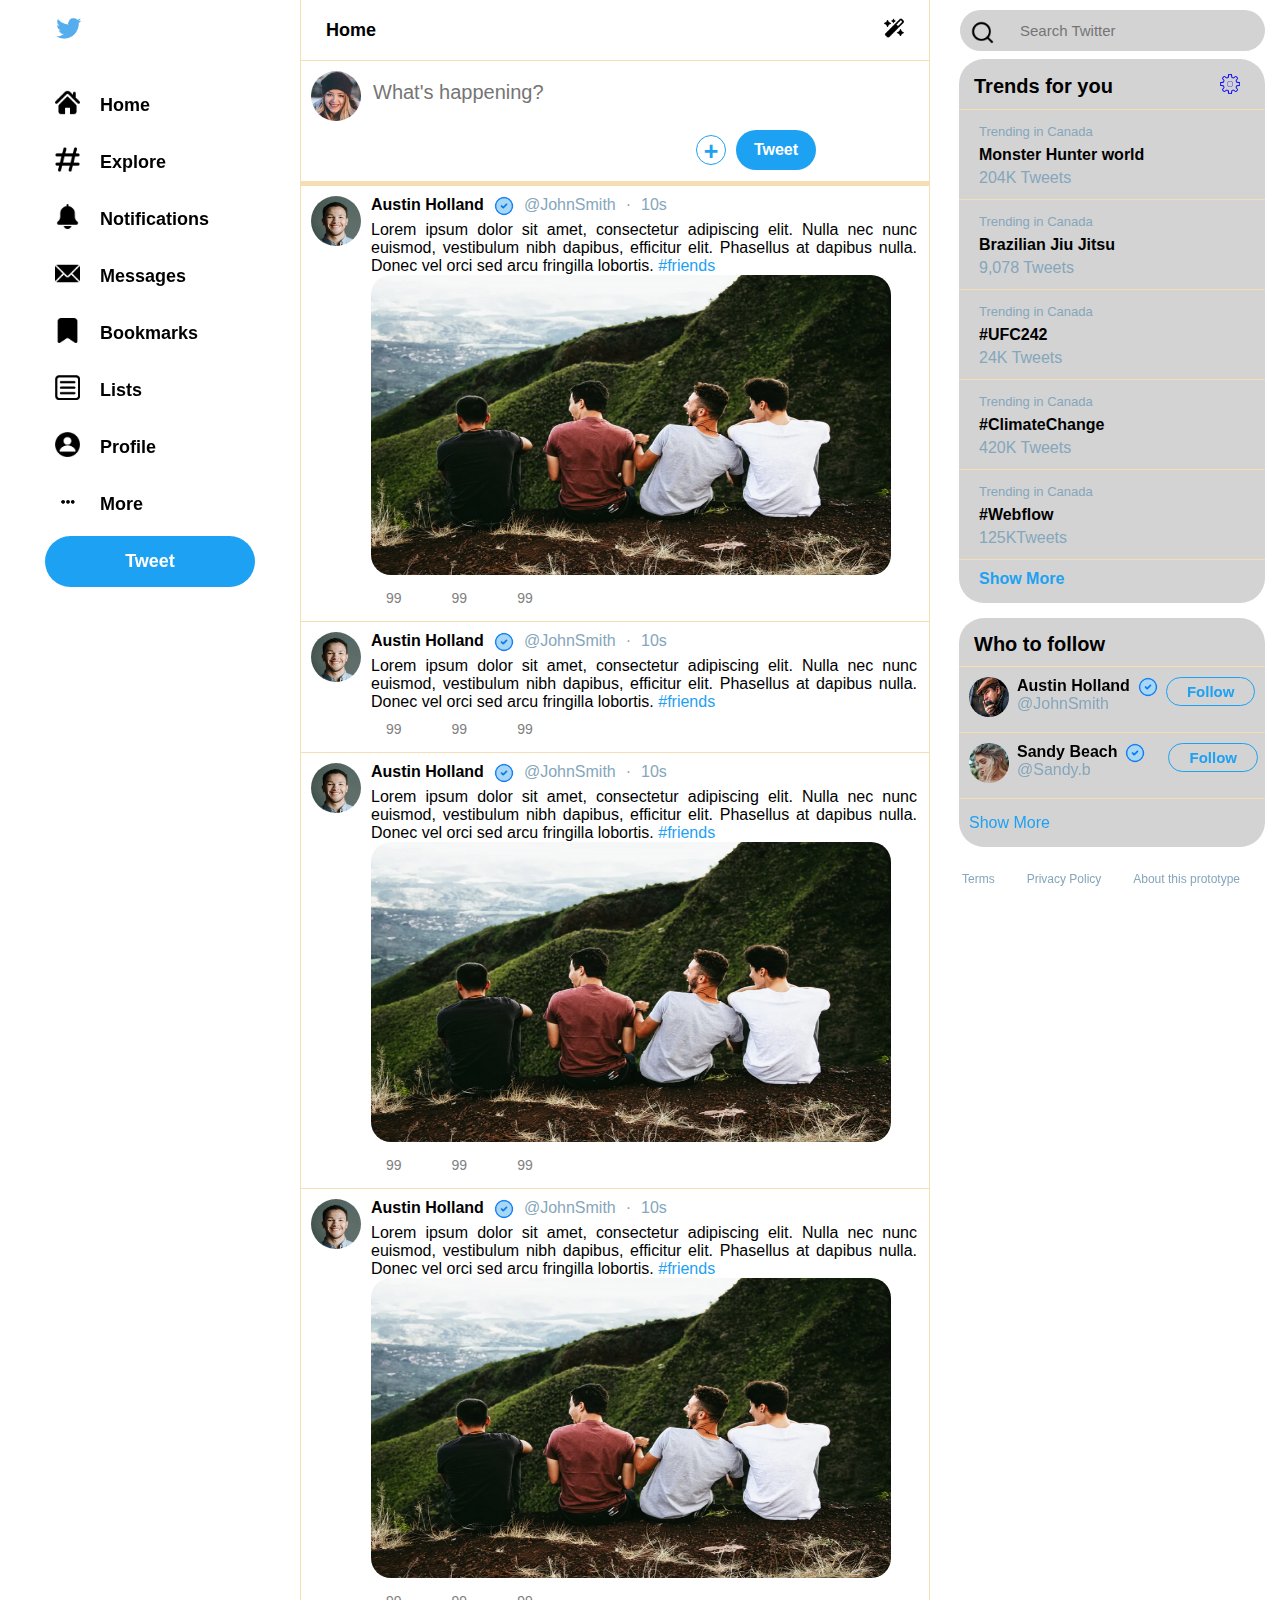
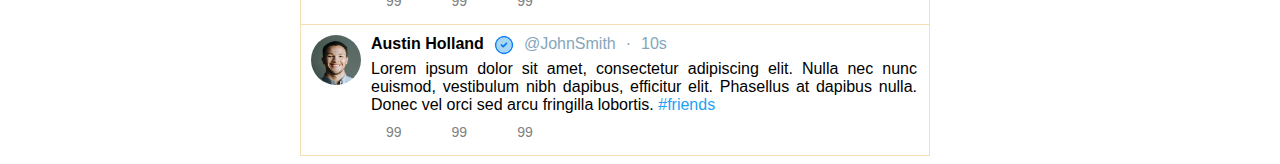
<file: index.html>
<!DOCTYPE html>
<html>
<head>
<link rel="stylesheet"    href="twitterproject.css">
<link rel="stylesheet" href="https://cdnjs.cloudflare.com/ajax/libs/font-awesome/6.4.2/css/all.min.css" integrity="sha512-z3gLpd7yknf1YoNbCzqRKc4qyor8gaKU1qmn+CShxbuBusANI9QpRohGBreCFkKxLhei6S9CQXFEbbKuqLg0DA==" crossorigin="anonymous" referrerpolicy="no-referrer" />







<body>
<div class="layout">
  <div class="leftside-container">
    
      <div class="sidebar">
       <div class="twitterbird"><img class="twitterlogo" src="projectsidebarpics/twitter.png"></div> 
        <div class="sidebarwholelink">
          <div class="sidebar-link1">
            <div><img class="homepic"  src="projectsidebarpics/home.png"></div>
          <div class="hometext">Home</div>
          </div>
          <div class="sidebar-link1">
            <div><img   class="hashtagpic" src="projectsidebarpics/hashtag.png"></div>
            <div>Explore</div>
          </div>
          <div class="sidebar-link1">
            <div><img class="bellpic"    src="projectsidebarpics/bell.png"></div>
            <div>Notifications</div>
          </div>
          <div class="sidebar-link1">
            <div><img class="envelopepic"    src="projectsidebarpics/envelope.png"></div>
            <div>Messages</div>
          </div>
          <div class="sidebar-link1">
            <div><img class="bookmarkpic"    src="projectsidebarpics/bookmark.png"></div>
            <div>Bookmarks</div>
          </div>
          <div class="sidebar-link1">
            <div><img class="listpic"    src="projectsidebarpics/list.png"></div>
            <div>Lists</div>
          </div>
          <div class="sidebar-link1">
            <div><img class="profilepic"    src="projectsidebarpics/profile.png"></div>
            <div>Profile</div>
          </div>
          <div class="sidebar-link1">
            <div><img class="threedotspic"    src="projectsidebarpics/threedots.png"></div>
            <div>More</div>
          </div>
          <div ><button class="tweetbutton">Tweet</button></div>
        </div>
        
      
        
        
      </div>
      
   
</div>




  <div class="mainside-container">
    
      <div class="home">
        <div>Home</div>
        <div><img class="magic-icon"   src="projectsidebarpics/magic.png"></div>
      </div>
    
    
         <div class="profile-area">

            <div class="profile-column1">
              <img class="profile-image"    src="projectsidebarpics/profilepicture.png">
            </div>

            <div class="profile-column2">
            <div class="whats-happening-text">
              <input class="profile-placeholder" type="text" placeholder="What's happening?">
            </div>

            <div class="profile-column-icons">
              <div class="image-icon"><i class="fa-solid fa-image"></i></div>
              <div class="image-icon1"><i class="fa-solid fa-video"></i></div>
              <div class="image-icon1"><i class="fa-solid fa-square-poll-vertical"></i></div>
              <div class="image-icon1"><i class="fa-solid fa-face-smile"></i></div>
              <div><button class="profile-column-button1">+</button></div>
              <div><button class="profile-column-button2" >Tweet</button></div>
            </div>
           
            </div>
             
        </div>
        <div class="wrapper">
        </div>


        
        <div class="main-container-story">
          <div class="main-container-story-profile">
            <img class="maincontainer-profile2" src="projectsidebarpics/maincontainerprofile2.png">
          </div>

          <div class="main-container-story-column1">
            <div class="main-container-story-uppercolumn">
              <div class="mid-line" >
                Austin Holland
              </div>
              <div><img class="check-mark-icon" src="projectsidebarpics/check-mark-icon.png"></div>
              <div class="numbers-tweets">
                @JohnSmith
              </div>
              <div class="numbers-tweets">
                &#183;
              </div>
              <div class="numbers-tweets">
                10s
              </div>
              <div class="arrow">
                <i class="fa-solid fa-angle-down"></i>
              </div> 
            </div>
            
            <div class="story-text">
              Lorem ipsum dolor sit amet, consectetur adipiscing elit.
              Nulla nec nunc euismod, vestibulum nibh dapibus, efficitur elit. 
              Phasellus at dapibus nulla.
              Donec vel orci sed arcu fringilla lobortis. <span>#friends</span> 
            </div>
            <div>
              <img class="storypic" src="projectsidebarpics/storypic.png">
            </div>
            <div class="main-container-emojis">
              <div class="emojis1">
                <i class="fa-solid fa-comment"></i>
              </div>
              <div class="number">
                99
              </div>
              <div class="emojis">
                <i class="fa-solid fa-arrows-rotate"></i>
              </div>
              <div class="number">
                99
              </div>
              <div class="emojis">
                <i class="fa-solid fa-heart"></i>
              </div>
              <div class="number">
                99
              </div>
              <div class="emojis">
                <i class="fa-solid fa-share"></i>
              </div>
            </div>
             
          </div>

        </div>
       




        <div class="main-container-story">
          <div class="main-container-story-profile">
            <img class="maincontainer-profile2" src="projectsidebarpics/maincontainerprofile2.png">
          </div>

          <div class="main-container-story-column1">
            <div class="main-container-story-uppercolumn">
              <div class="mid-line" >
                Austin Holland
              </div>
              <div><img class="check-mark-icon" src="projectsidebarpics/check-mark-icon.png"></div>
              <div class="numbers-tweets">
                @JohnSmith
              </div>
              <div class="numbers-tweets">
                &#183;
              </div>
              <div class="numbers-tweets">
                10s
              </div>
              <div class="arrow">
                <i class="fa-solid fa-angle-down"></i>
              </div> 
            </div>
            
            <div class="story-text">
              Lorem ipsum dolor sit amet, consectetur adipiscing elit.
              Nulla nec nunc euismod, vestibulum nibh dapibus, efficitur elit. 
              Phasellus at dapibus nulla.
              Donec vel orci sed arcu fringilla lobortis. <span>#friends</span> 
            </div>
            <div class="main-container-emojis">
              <div class="emojis1">
                <i class="fa-solid fa-comment"></i>
              </div>
              <div class="number">
                99
              </div>
              <div class="emojis">
                <i class="fa-solid fa-arrows-rotate"></i>
              </div>
              <div class="number">
                99
              </div>
              <div class="emojis">
                <i class="fa-solid fa-heart"></i>
              </div>
              <div class="number">
                99
              </div>
              <div class="emojis">
                <i class="fa-solid fa-share"></i>
              </div>
            </div>
             
          </div>

        </div>




        <div class="main-container-story">
          <div class="main-container-story-profile">
            <img class="maincontainer-profile2" src="projectsidebarpics/maincontainerprofile2.png">
          </div>

          <div class="main-container-story-column1">
            <div class="main-container-story-uppercolumn">
              <div class="mid-line" >
                Austin Holland
              </div>
              <div><img class="check-mark-icon" src="projectsidebarpics/check-mark-icon.png"></div>
              <div class="numbers-tweets">
                @JohnSmith
              </div>
              <div class="numbers-tweets">
                &#183;
              </div>
              <div class="numbers-tweets">
                10s
              </div>
              <div class="arrow">
                <i class="fa-solid fa-angle-down"></i>
              </div> 
            </div>
            
            <div class="story-text">
              Lorem ipsum dolor sit amet, consectetur adipiscing elit.
              Nulla nec nunc euismod, vestibulum nibh dapibus, efficitur elit. 
              Phasellus at dapibus nulla.
              Donec vel orci sed arcu fringilla lobortis. <span>#friends</span> 
            </div>
            <div>
              <img class="storypic" src="projectsidebarpics/storypic.png">
            </div>
            <div class="main-container-emojis">
              <div class="emojis1">
                <i class="fa-solid fa-comment"></i>
              </div>
              <div class="number">
                99
              </div>
              <div class="emojis">
                <i class="fa-solid fa-arrows-rotate"></i>
              </div>
              <div class="number">
                99
              </div>
              <div class="emojis">
                <i class="fa-solid fa-heart"></i>
              </div>
              <div class="number">
                99
              </div>
              <div class="emojis">
                <i class="fa-solid fa-share"></i>
              </div>
            </div>
             
          </div>

        </div>




        <div class="main-container-story">
          <div class="main-container-story-profile">
            <img class="maincontainer-profile2" src="projectsidebarpics/maincontainerprofile2.png">
          </div>

          <div class="main-container-story-column1">
            <div class="main-container-story-uppercolumn">
              <div class="mid-line" >
                Austin Holland
              </div>
              <div><img class="check-mark-icon" src="projectsidebarpics/check-mark-icon.png"></div>
              <div class="numbers-tweets">
                @JohnSmith
              </div>
              <div class="numbers-tweets">
                &#183;
              </div>
              <div class="numbers-tweets">
                10s
              </div>
              <div class="arrow">
                <i class="fa-solid fa-angle-down"></i>
              </div> 
            </div>
            
            <div class="story-text">
              Lorem ipsum dolor sit amet, consectetur adipiscing elit.
              Nulla nec nunc euismod, vestibulum nibh dapibus, efficitur elit. 
              Phasellus at dapibus nulla.
              Donec vel orci sed arcu fringilla lobortis. <span>#friends</span> 
            </div>
            <div>
              <img class="storypic" src="projectsidebarpics/storypic.png">
            </div>
            <div class="main-container-emojis">
              <div class="emojis1">
                <i class="fa-solid fa-comment"></i>
              </div>
              <div class="number">
                99
              </div>
              <div class="emojis">
                <i class="fa-solid fa-arrows-rotate"></i>
              </div>
              <div class="number">
                99
              </div>
              <div class="emojis">
                <i class="fa-solid fa-heart"></i>
              </div>
              <div class="number">
                99
              </div>
              <div class="emojis">
                <i class="fa-solid fa-share"></i>
              </div>
            </div>
             
          </div>

        </div>



        <div class="main-container-story">
          <div class="main-container-story-profile">
            <img class="maincontainer-profile2" src="projectsidebarpics/maincontainerprofile2.png">
          </div>

          <div class="main-container-story-column1">
            <div class="main-container-story-uppercolumn">
              <div class="mid-line" >
                Austin Holland
              </div>
              <div><img class="check-mark-icon" src="projectsidebarpics/check-mark-icon.png"></div>
              <div class="numbers-tweets">
                @JohnSmith
              </div>
              <div class="numbers-tweets">
                &#183;
              </div>
              <div class="numbers-tweets">
                10s
              </div>
              <div class="arrow">
                <i class="fa-solid fa-angle-down"></i>
              </div> 
            </div>
            <div class="story-text">
              Lorem ipsum dolor sit amet, consectetur adipiscing elit.
              Nulla nec nunc euismod, vestibulum nibh dapibus, efficitur elit. 
              Phasellus at dapibus nulla.
              Donec vel orci sed arcu fringilla lobortis. <span>#friends</span> 
            </div>
        
            <div class="main-container-emojis">
              <div class="emojis1">
                <i class="fa-solid fa-comment"></i>
              </div>
              <div class="number">
                99
              </div>
              <div class="emojis">
                <i class="fa-solid fa-arrows-rotate"></i>
              </div>
              <div class="number">
                99
              </div>
              <div class="emojis">
                <i class="fa-solid fa-heart"></i>
              </div>
              <div class="number">
                99
              </div>
              <div class="emojis">
                <i class="fa-solid fa-share"></i>
              </div>
            </div>
             
          </div>

        </div>

        
    
  </div>











  <div class="rightside-container">
    <div class="searchbar">
      <input  class="placeholder" type="text" placeholder="Search Twitter">
      <img class="search-icon"     src="projectsidebarpics/searchicon.png">
       </div>
       <div class="trends-whole-container">
        <div class="trends-container">
          <div class="trendstext">Trends for you</div>
          <div><img class="settings-icon"     src="projectsidebarpics/settingsicon.png"></div>
         </div>
         <div class="first-column">
          <div class="Canada">Trending in Canada</div>
         <div class="mid-line">Monster Hunter world</div>
         <div class="numbers-tweets">204K Tweets</div>
        </div>
         <div class="first-column">
           <div class="Canada">Trending in Canada</div>
         <div class="mid-line">Brazilian Jiu Jitsu</div>
         <div class="numbers-tweets">9,078 Tweets</div>
        </div>
        <div class="first-column">
          <div class="Canada">Trending in Canada</div>
         <div class="mid-line">#UFC242</div>
         <div class="numbers-tweets">24K Tweets</div>
        </div>
    
         <div class="first-column">
          <div class="Canada">Trending in Canada</div>
         <div class="mid-line">#ClimateChange</div>
         <div class="numbers-tweets">420K Tweets</div>
         </div>
         <div class="first-column">
          <div class="Canada">Trending in Canada</div>
         <div class="mid-line">#Webflow</div>
         <div class="numbers-tweets">125KTweets</div>
         </div>
         <div class="second-column">
          <div class="mid-line"><span>Show More</span></div>
         </div>

       </div>

       <div class="who-to-follow-container">
        <div class="trends-container">Who to follow</div>
        <div class="who-to-follow-column">
          <div class="imagecontainer"><img class="who-to-follow-pic"    src="projectsidebarpics/profilewhotofollow.png"></div>
          <div class="flexcontent">
            <div class="flexcontent1">
              <div class="mid-line">Austin Holland</div>
              <div class="numbers-tweets">@JohnSmith</div> 
            </div>
            <div class="flexcontent2">
              <div><img class="check-mark-icon" src="projectsidebarpics/check-mark-icon.png"></div>
              <div><button class="follow-button">Follow</button></div>
            </div>
           </div>
        </div>
        

        <div class="who-to-follow-column">
          <div><img class="who-to-follow-pic"    src="projectsidebarpics/who-to-follow-pic2.png"></div>
          <div class="flexcontent">
          <div class="flexcontent1">
            <div class="mid-line">Sandy Beach</div>
            <div class="numbers-tweets">@Sandy.b</div> 
          </div>
          <div class="flexcontent3">
            <div><img class="check-mark-icon" src="projectsidebarpics/check-mark-icon.png"></div>
            <div><button class="follow-button">Follow</button></div> 
          </div>
          </div>
        </div>
        <div class="show-text">Show More</div>
       </div>
       


      <div class="footer">
        <div><a class="terms" href="www.google.com">Terms</a></div>
      <div><a class="terms" href="www.google.com">Privacy Policy</a></div>
      <div><a class="terms" href="www.google.com">About this prototype</a></div>
      </div>
      



  </div>





</div>







</body>








</html>
</file>
<file: twitterproject.css>
body{
margin-top: 0;
min-height: 100%;
margin-left: 0;
margin-right: 0;
}
@media only screen  {
  body{
margin-top: 0;
min-height: 100%;
margin-left: 0;
margin-right: 0;
  }
}
div {
  font-size: 18px;
  font-family: Roboto, arial;
}
.layout {
  display: grid;
  grid-template-columns: 300px auto 350px;
  margin:0 auto;
}
.leftside-container{
  height: 100%;
}
.sidebar {
  width: 300px;
  position: fixed;
  top: 0;
  bottom: 0;
  left: 0;
}


.twitterlogo {
  position: absolute;
  top: 10px;
  left: 50px;
  width: 37px;
  height: 37px;
}
.twitterlogo:hover {
  background-color: lightblue;
  border-radius: 20px;
  
  
}
.homepic,
.hashtagpic,
.bellpic,
.envelopepic,
.bookmarkpic,
.listpic,
.profilepic,
.threedotspic
{
  width: 25px;
  height: 25px;
  
}
.sidebarwholelink {
  position: absolute;
  top: 80px;
  left: 45px;
  display: flex;
  flex-direction: column;
  gap: 7px;
  font-weight: bold;
}
.sidebar-link1
{ display: flex;
  flex-direction: row;
  gap: 20px;
  align-items: center;
  width: 200px;
  height: 30px;
  border-radius: 30px;
  padding-top: 10px;
  padding-bottom: 10px;
  padding-left: 10px;
}
.sidebar-link1:hover {
  background-color: lightblue;
  cursor: pointer;
}
.tweetbutton {
  font-size:18px;
  font-weight: bold;
  background-color: rgb(29, 161, 242);
  color: rgb(255, 255, 255);
  padding-left: 30px;
  padding-right: 30px;
  padding-top: 15px;
  padding-bottom: 15px;
  border-radius: 30px;
  width: 210px;
  border: none;
}
.tweetbutton:hover {
  opacity: 0.3;
  transition: 0.80s;
  cursor: pointer;
}




























.mainside-container{
  display: flex;
  flex-direction: column;
  height: 100%;
  border-left: 1px wheat solid;
  border-right: 1px wheat solid;
}
.magic-icon {
  height: 20px;
  width: 20px;
}

.home {
  display: flex;
  flex-direction: row;
  justify-content: space-between;
  padding-left: 25px;
  padding-right: 25px;
  height: 60px;
  align-items: center;
  position: sticky;
  top: 0;
  border-bottom: 1px wheat solid;
  font-weight: bold;
  background-color: white;
  
}
.image-icon1{
  color: blue;
  margin-left: 15px;
}
.image-icon{
  color: blue;
}
.image-icon:hover,
.image-icon1:hover {
  background-color: lightblue;
  cursor: pointer;
}
.profile-placeholder {
  border: none;
  color: black;
  font-size: 20px;
}
.whats-happening-text {
  margin-top: 19px;
}
.profile-placeholder:focus {
  outline: none; 
}
.profile-column-button2{
 height: 40px;
 width: 80px;
 color: rgb(255, 255, 255);
 border-radius: 25px;
 font-size: 16px;
 font-weight: 700;
 background-color: rgb(29, 161, 242);
 border: none;
 margin-left: 10px;
}
.profile-column-button2:hover{
 background-color: rgb(73, 73, 185);
}
.profile-column-button1 {
  font-size: 25px;
  height: 30px;
  width: 30px;
  border-radius: 60px;
  font-weight: bold;
  color: rgb(29, 161, 242);
  background-color:rgb(255, 255, 255) ;
  border-color: rgb(29, 161, 242);
  border-width: 1px;
  border-style: solid;
  margin-left: 280px;
}
.profile-image {
  width: 50px;
  height: 50px;
  border-radius: 60px;
  object-fit: cover;
  margin-left: 10px;
  margin-top: 10px;
}
.profile-area {
  display: flex;
  height: 120px;
  border-bottom: 1px wheat solid;
  width: 100%;
  gap: 10px;
}

.profile-column2 {
  display: flex;
  flex-direction: column;
  gap: 25px;
  
}
.profile-column-icons {
  display: flex;
  flex-direction: row;
  align-items: center;
}
.wrapper{
  height: 4px;
  margin-top: 0px;
  background-color: wheat;
}
.maincontainer-profile2 {
  height: 20px;
  width: 50px;
  height: 50px;
  border-radius: 60px;
  margin-left: 10px;
  margin-top: 10px;
}
.main-container-story{
  display: flex;
  flex-direction: row;
  gap: 10px;
  border-bottom: 1px wheat solid;
  padding-bottom: 15px;
}
.main-container-story:hover{
 cursor: pointer;
 background-color: lightgreen;
 transition: 0.15s;
}
.storypic {
  height: 300px;
  width: 520px;
  border-radius: 20px;
}
.story-text {
  font-size: 16px;
  text-align: justify;
  margin-right: 12px;
}
.main-container-story-uppercolumn{
  display: flex;
  flex-direction: row;
  gap: 10px;
  margin-top: 10px;
}
.arrow {
  margin-top: 10px;
  margin-left: 180px;
  color: gray;
}
.main-container-emojis {
  display: flex;
  flex-direction: row;
  color: gray;
  margin-top: 10px;
  margin-left: 5px;
}
.number {
  font-size: 14px;
  margin-left: 10px;
}
.emojis{
  font-size: 14px;
  margin-left: 40px;
}
.emoji1 {
 font-size: 14px; 
}


















.rightside-container{
  background-color: white;
}

.searchbar {
  height: 51px;
  padding-left: 30px;
  padding-right: 30px;
  position: sticky;
  top: 0;
  padding-top: 8px;
  background-color: white;
  z-index: 100;
}

.placeholder {
 color: rgb(133, 166, 187);
 background-color: lightgray;
 padding-bottom: 8px;
 padding-left: 60px;
 padding-top: 8px;
 padding-right: 15px;
 border-radius: 40px;
 border: none;
 width: 230px;
 position: relative;
 margin-top: 2px;
 height: 25px;
 font-size: 15px;
 margin-bottom: 20px;
 
}
.placeholder:focus {
  outline: none;
}
.search-icon {
  width: 25px;
  height: 25px;
  position: absolute;
  left: 40px;
  top: 20px;
  
}
.trends-container {
  display: flex;
  flex-direction: row;
  justify-content: space-between;
  align-items: center; 
  border-bottom: 1px wheat solid;
  padding-bottom: 10px;
  padding-left: 15px;
  padding-right: 25px;
  font-size: 20px;
}
.trends-whole-container {
  background-color: lightgrey;
  border-top-left-radius: 25px;
  border-top-right-radius: 25px;
  border-bottom-right-radius: 25px;
  border-bottom-left-radius: 25px;
  padding-top: 15px;
  margin-left: 29px;
  margin-right: 15px;
  display: flex;
  flex-direction: column;
  position: sticky;
  top: -260px;
}

.trendstext {
  font-size: 20px;
  font-weight: bold;
}
.settings-icon{
  width: 20px;
  height: 20px;
}
.Canada {
  font-size: 13px;
  color: rgb(133, 166, 187);

}
.mid-line {
  font-size: 16px;
  font-weight: bold;
}
.numbers-tweets {
  color: rgb(133, 166, 187);
  font-size: 16px;
}
span{
  color: rgb(29, 161, 242);
}
.first-column {
  border-bottom: 1px wheat solid;
  padding-bottom: 10px;
  line-height: 23px;
  padding-left: 20px;
  padding-top: 10px;
}

.first-column:hover{
  background-color: lightgreen;
  cursor: pointer;
  transition: 0.15s;
  
}
.second-column{
  padding-bottom: 15px;
  padding-left: 20px;
  padding-top: 10px;
  
}
.who-to-follow-container{
  display: flex;
  flex-direction: column;
  background-color: lightgrey;
  border-top-left-radius: 25px;
  border-top-right-radius: 25px;
  border-bottom-right-radius: 25px;
  border-bottom-left-radius: 25px;
  margin-left: 29px;
  margin-right: 15px;
  padding-top: 15px;
  padding-bottom: 15px ;
  margin-top: 15px;
  position: sticky;
  top: 300px
}
.who-to-follow-column{
  display: flex;
  flex-direction: row;
  gap: 8px;
  border-bottom: 1px wheat solid;
  padding-top: 10px;
  padding-bottom: 10px;
  padding-left: 10px;
}
.who-to-follow-pic{
  width: 40px;
  height: 40px;
  border-radius: 60px;
}
.flexcontent {
  display: flex;
  flex-direction: row;
  justify-content: space-between;
  gap: 8px;
}
.who-to-follow-column:hover {
  background-color: lightgreen;
  cursor: pointer;
}
.trends-container{
 font-size: 20px;
 font-weight: bold;
}

.flexcontent2{
  display: flex;
  flex-direction: row; 
  gap: 8px;
}
.flexcontent3{
  display: flex;
  flex-direction: row;
  gap: 23px;
}
.follow-button {
  padding: 5px 20px;
  border-radius: 20px;
  color: rgb(29, 161, 242);
  font-size: 15px;
  font-weight: bold;
  border-color: rgb(29, 161, 242);
  border-width: 1px;
  border-style: solid;
  background-color: rgba(0, 0, 0, 0);
}
.follow-button:hover{
  background-color: blue;
  transition: 0.15s;
}
.check-mark-icon {
  height: 20px;
  width: 20px;
 
}
.show-text{
  font-size: 16px;
  color: rgb(29, 161, 242);
  padding-top: 15px;
  padding-left: 10px;
}
.footer {
 display: flex; 
 flex-direction: row;
 justify-content: space-between;
 margin-left: 32px;
 margin-right: 40px;
 margin-top: 20px;
 position: sticky;
 top: 550px;
 
}

.terms{
  text-decoration:none ;
  font-size: 12px;
  font-style: lighter;
  color:rgb(133, 166, 187) ;
}
.terms:hover{
  text-decoration: underline;
  cursor: pointer;
}
</file>
